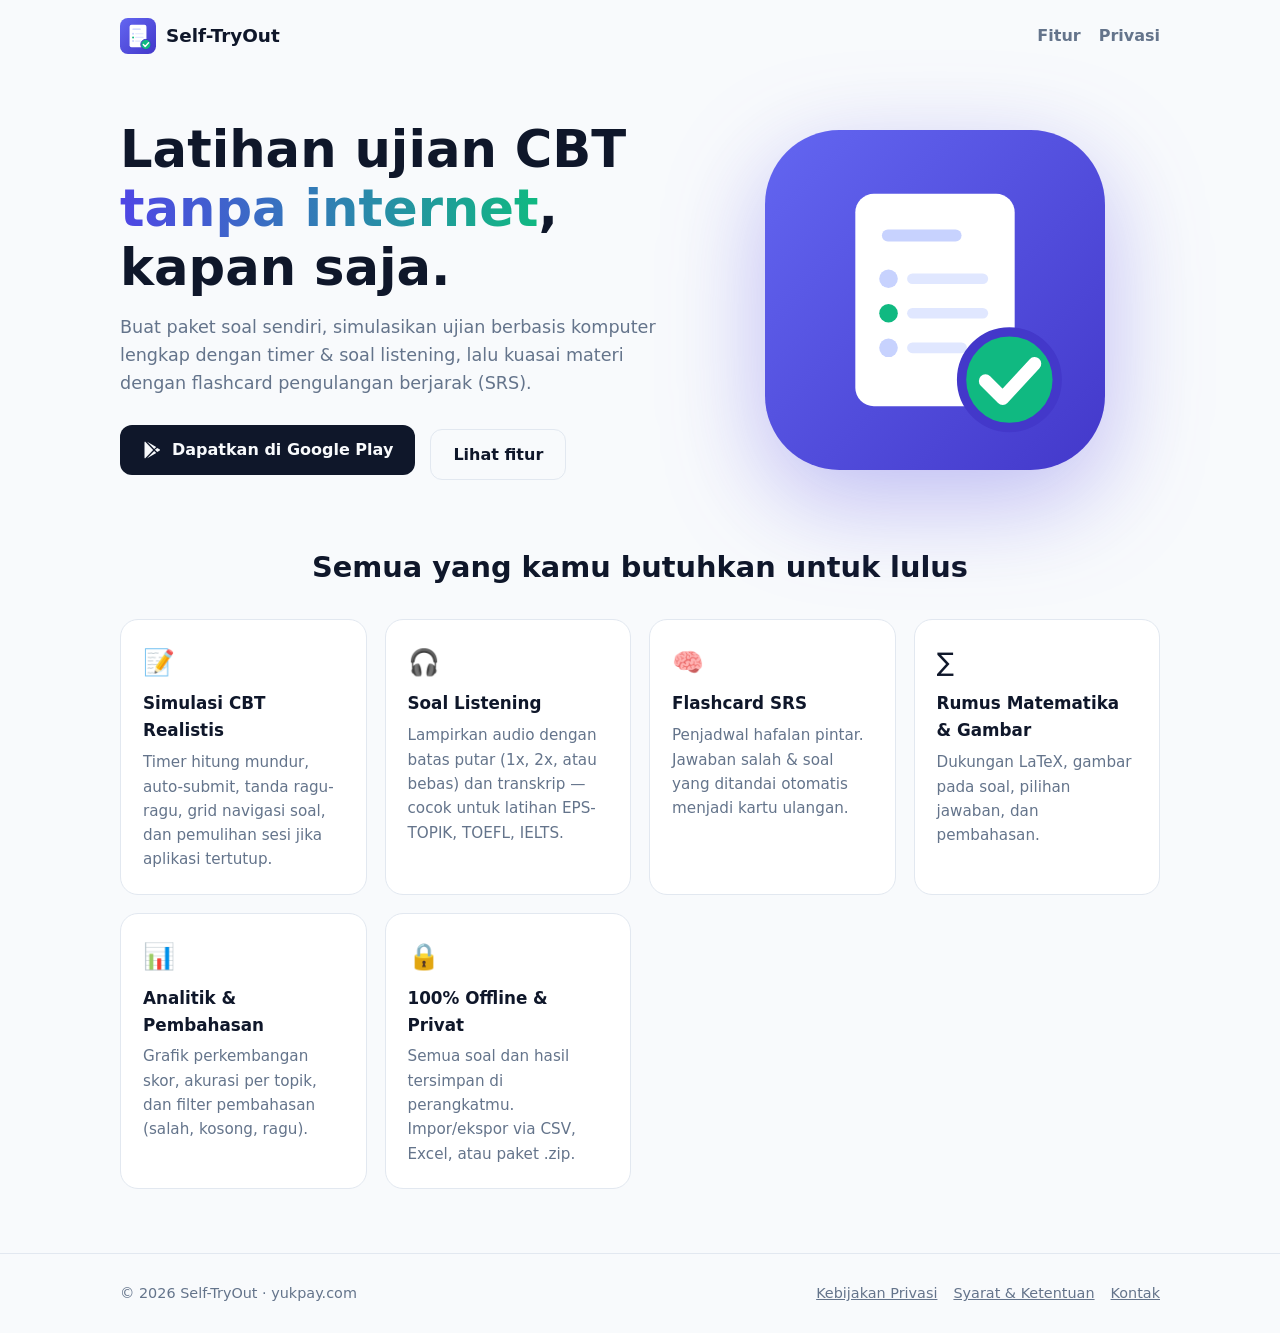
<file: site/index.html>
<!doctype html>
<html lang="id">
<head>
<meta charset="utf-8">
<meta name="viewport" content="width=device-width,initial-scale=1">
<title>Self-TryOut — Latihan CBT & Flashcard Offline</title>
<meta name="description" content="Self-TryOut: buat soal sendiri, latihan ujian CBT realistis (termasuk listening), dan hafalan flashcard SRS — 100% offline di Android.">
<meta name="theme-color" content="#4F46E5">
<link rel="icon" href="assets/logo.svg" type="image/svg+xml">
<link rel="icon" href="assets/favicon-32.png" sizes="32x32">
<link rel="apple-touch-icon" href="assets/icon-180.png">
<meta property="og:title" content="Self-TryOut — Latihan CBT & Flashcard Offline">
<meta property="og:description" content="Buat soal, latihan CBT realistis, dan flashcard SRS. 100% offline.">
<meta property="og:image" content="https://selftryout.yukpay.com/assets/feature-graphic.png">
<meta property="og:url" content="https://selftryout.yukpay.com/">
<link rel="stylesheet" href="assets/style.css">
</head>
<body>
<header class="wrap">
  <nav>
    <a class="brand" href="./"><img src="assets/logo.svg" alt="">Self-TryOut</a>
    <div class="links"><a href="#fitur">Fitur</a><a href="privacy.html">Privasi</a></div>
  </nav>
</header>

<main class="wrap">
  <section class="hero">
    <div>
      <h1>Latihan ujian CBT <span>tanpa internet</span>, kapan saja.</h1>
      <p>Buat paket soal sendiri, simulasikan ujian berbasis komputer lengkap dengan timer &amp; soal listening, lalu kuasai materi dengan flashcard pengulangan berjarak (SRS).</p>
      <a class="btn" href="https://play.google.com/store/apps/details?id=com.yukpay.selftryout">
        <svg width="20" height="20" viewBox="0 0 24 24" fill="currentColor" aria-hidden="true"><path d="M3.6 1.8 13.4 12l-9.8 10.2c-.4-.2-.6-.7-.6-1.2V3c0-.5.2-1 .6-1.2zm11 11.4 2.5 2.5-11 6.3 8.5-8.8zm3.6-3.6 2.8 1.6c.8.5.8 1.1 0 1.6l-2.8 1.6-2.7-2.6 2.7-2.2zM6.1 2l11 6.3-2.5 2.5L6.1 2z"/></svg>
        Dapatkan di Google Play
      </a>
      <a class="btn alt" href="#fitur">Lihat fitur</a>
    </div>
    <div class="art"><img src="assets/logo.svg" alt="Logo Self-TryOut"></div>
  </section>

  <h2 class="sec" id="fitur">Semua yang kamu butuhkan untuk lulus</h2>
  <section class="grid">
    <div class="card"><div class="ic">📝</div><h3>Simulasi CBT Realistis</h3><p>Timer hitung mundur, auto-submit, tanda ragu-ragu, grid navigasi soal, dan pemulihan sesi jika aplikasi tertutup.</p></div>
    <div class="card"><div class="ic">🎧</div><h3>Soal Listening</h3><p>Lampirkan audio dengan batas putar (1x, 2x, atau bebas) dan transkrip — cocok untuk latihan EPS-TOPIK, TOEFL, IELTS.</p></div>
    <div class="card"><div class="ic">🧠</div><h3>Flashcard SRS</h3><p>Penjadwal hafalan pintar. Jawaban salah &amp; soal yang ditandai otomatis menjadi kartu ulangan.</p></div>
    <div class="card"><div class="ic">∑</div><h3>Rumus Matematika &amp; Gambar</h3><p>Dukungan LaTeX, gambar pada soal, pilihan jawaban, dan pembahasan.</p></div>
    <div class="card"><div class="ic">📊</div><h3>Analitik &amp; Pembahasan</h3><p>Grafik perkembangan skor, akurasi per topik, dan filter pembahasan (salah, kosong, ragu).</p></div>
    <div class="card"><div class="ic">🔒</div><h3>100% Offline &amp; Privat</h3><p>Semua soal dan hasil tersimpan di perangkatmu. Impor/ekspor via CSV, Excel, atau paket .zip.</p></div>
  </section>
</main>

<footer>
  <div class="wrap">
    <span>© 2026 Self-TryOut · yukpay.com</span>
    <span><a href="privacy.html">Kebijakan Privasi</a><a href="terms.html">Syarat &amp; Ketentuan</a><a href="mailto:support@yukpay.com">Kontak</a></span>
  </div>
</footer>
</body>
</html>
</file>
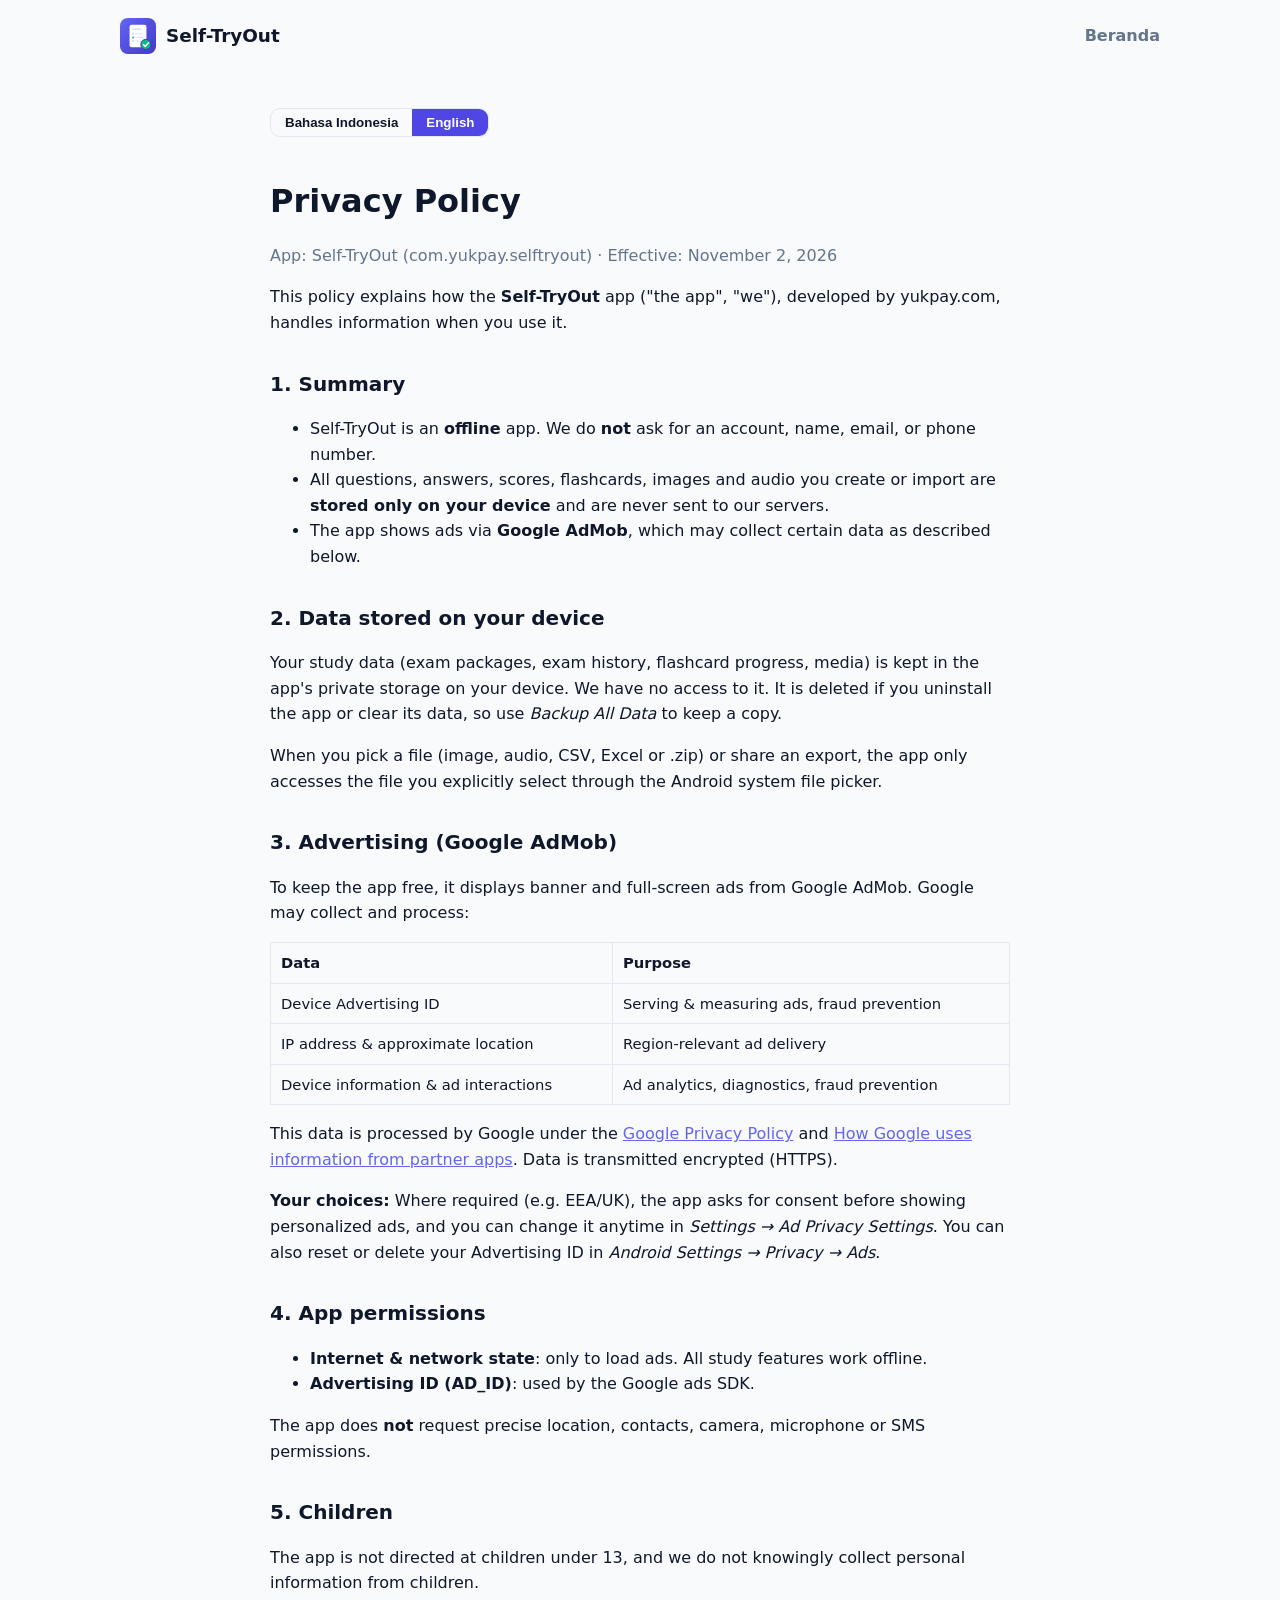
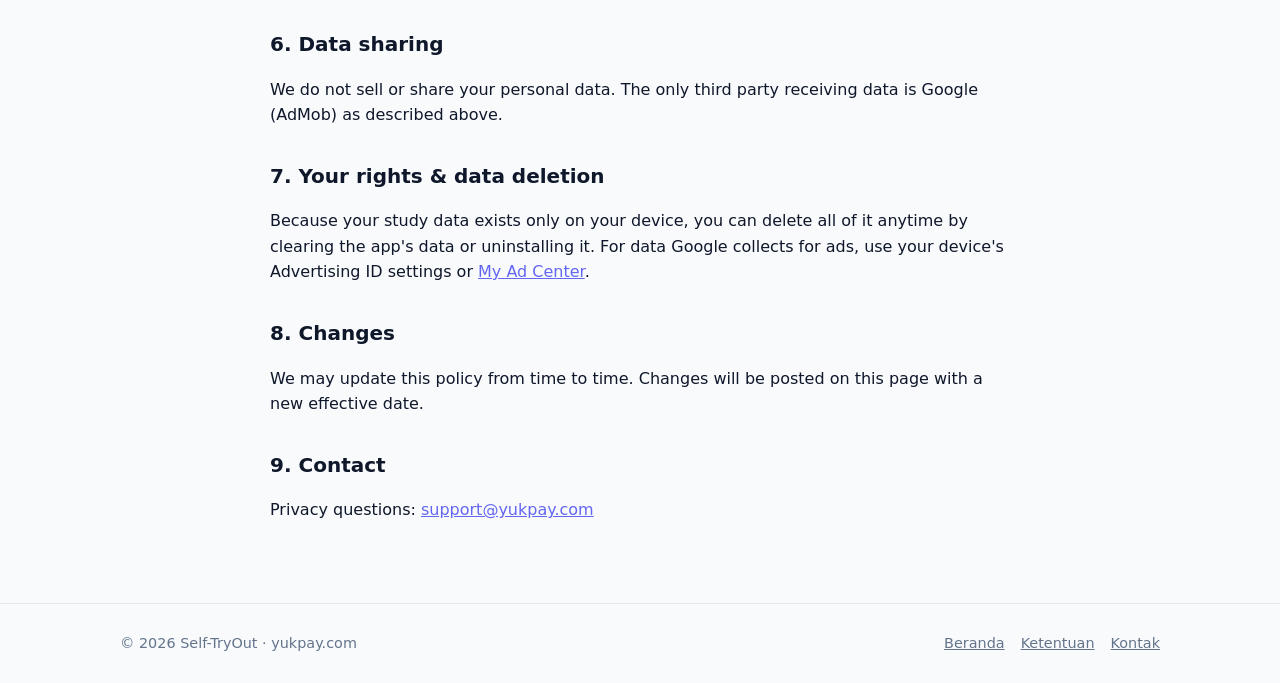
<file: site/privacy.html>
<!doctype html>
<html lang="id">
<head>
<meta charset="utf-8">
<meta name="viewport" content="width=device-width,initial-scale=1">
<title>Kebijakan Privasi / Privacy Policy — Self-TryOut</title>
<meta name="theme-color" content="#4F46E5">
<link rel="icon" href="assets/logo.svg" type="image/svg+xml">
<link rel="stylesheet" href="assets/style.css">
</head>
<body>
<header class="wrap">
  <nav>
    <a class="brand" href="./"><img src="assets/logo.svg" alt="">Self-TryOut</a>
    <div class="links"><a href="./">Beranda</a></div>
  </nav>
</header>

<main class="doc">
  <div class="lang" role="tablist">
    <button data-set="id" class="on">Bahasa Indonesia</button>
    <button data-set="en">English</button>
  </div>

  <!-- ========================= INDONESIAN ========================= -->
  <article data-l="id" class="on" lang="id">
    <h1>Kebijakan Privasi</h1>
    <p class="meta">Aplikasi: Self-TryOut (com.yukpay.selftryout) · Berlaku sejak: 2 November 2026</p>

    <p>Kebijakan ini menjelaskan bagaimana aplikasi <strong>Self-TryOut</strong> ("aplikasi", "kami"), yang dikembangkan oleh yukpay.com, menangani informasi saat kamu menggunakannya.</p>

    <h2>1. Ringkasan</h2>
    <ul>
      <li>Self-TryOut adalah aplikasi <strong>offline</strong>. Kami <strong>tidak</strong> meminta akun, nama, email, atau nomor telepon.</li>
      <li>Semua soal, jawaban, skor, flashcard, gambar, dan audio yang kamu buat atau impor <strong>hanya disimpan di perangkatmu</strong> dan tidak pernah dikirim ke server kami.</li>
      <li>Aplikasi menampilkan iklan melalui <strong>Google AdMob</strong>, yang dapat mengumpulkan data tertentu seperti dijelaskan di bawah.</li>
    </ul>

    <h2>2. Data yang tersimpan di perangkat</h2>
    <p>Data belajarmu (paket soal, riwayat ujian, progres flashcard, media) disimpan di penyimpanan khusus aplikasi di perangkatmu. Kami tidak memiliki akses ke data ini. Data akan terhapus jika kamu menghapus aplikasi atau membersihkan datanya, jadi gunakan fitur <em>Backup Semua Data</em> untuk menyimpan salinan.</p>
    <p>Saat kamu memilih file (gambar, audio, CSV, Excel, atau .zip) atau membagikan file ekspor, aplikasi hanya mengakses file yang kamu pilih secara langsung melalui pemilih file sistem Android.</p>

    <h2>3. Iklan (Google AdMob)</h2>
    <p>Untuk mendukung pengembangan secara gratis, aplikasi menampilkan iklan banner dan iklan layar penuh dari Google AdMob. Google dapat mengumpulkan dan memproses:</p>
    <table>
      <tr><th>Data</th><th>Tujuan</th></tr>
      <tr><td>ID Iklan perangkat (Advertising ID)</td><td>Menampilkan &amp; mengukur iklan, mencegah penipuan</td></tr>
      <tr><td>Alamat IP &amp; perkiraan lokasi</td><td>Penayangan iklan yang relevan per wilayah</td></tr>
      <tr><td>Informasi perangkat &amp; interaksi dengan iklan</td><td>Analitik iklan, diagnostik, pencegahan penipuan</td></tr>
    </table>
    <p>Data ini diproses oleh Google sesuai <a href="https://policies.google.com/privacy" target="_blank" rel="noopener">Kebijakan Privasi Google</a> dan <a href="https://policies.google.com/technologies/partner-sites" target="_blank" rel="noopener">cara Google menggunakan data dari aplikasi partner</a>. Data dikirim secara terenkripsi (HTTPS).</p>
    <p><strong>Pilihanmu:</strong> Di wilayah yang mewajibkannya (misalnya EEA/UK), aplikasi meminta persetujuan sebelum iklan dipersonalisasi, dan kamu dapat mengubahnya kapan saja di <em>Pengaturan → Pengaturan Privasi Iklan</em>. Kamu juga dapat mereset atau menghapus ID Iklan di <em>Pengaturan Android → Privasi → Iklan</em>.</p>

    <h2>4. Izin aplikasi</h2>
    <ul>
      <li><strong>Internet &amp; status jaringan</strong> — hanya untuk memuat iklan. Semua fitur belajar berjalan tanpa internet.</li>
      <li><strong>ID Iklan (AD_ID)</strong> — digunakan oleh SDK iklan Google.</li>
    </ul>
    <p>Aplikasi <strong>tidak</strong> meminta izin lokasi presisi, kontak, kamera, mikrofon, atau SMS.</p>

    <h2>5. Anak-anak</h2>
    <p>Aplikasi ini tidak ditujukan untuk anak di bawah 13 tahun dan kami tidak dengan sengaja mengumpulkan informasi pribadi dari anak-anak.</p>

    <h2>6. Berbagi data</h2>
    <p>Kami tidak menjual atau membagikan data pribadimu. Satu-satunya pihak ketiga yang menerima data adalah Google (AdMob) seperti dijelaskan di atas.</p>

    <h2>7. Hak &amp; penghapusan data</h2>
    <p>Karena data belajarmu hanya ada di perangkatmu, kamu dapat menghapus semuanya kapan saja dengan menghapus data aplikasi atau meng-uninstall aplikasi. Untuk data yang dikumpulkan Google untuk iklan, gunakan pengaturan ID Iklan di perangkat atau <a href="https://myadcenter.google.com" target="_blank" rel="noopener">My Ad Center</a>.</p>

    <h2>8. Perubahan kebijakan</h2>
    <p>Kami dapat memperbarui kebijakan ini sewaktu-waktu. Perubahan akan dipublikasikan di halaman ini dengan tanggal berlaku yang baru.</p>

    <h2>9. Kontak</h2>
    <p>Pertanyaan tentang privasi: <a href="mailto:support@yukpay.com">support@yukpay.com</a></p>
  </article>

  <!-- ========================= ENGLISH ========================= -->
  <article data-l="en" lang="en">
    <h1>Privacy Policy</h1>
    <p class="meta">App: Self-TryOut (com.yukpay.selftryout) · Effective: November 2, 2026</p>

    <p>This policy explains how the <strong>Self-TryOut</strong> app ("the app", "we"), developed by yukpay.com, handles information when you use it.</p>

    <h2>1. Summary</h2>
    <ul>
      <li>Self-TryOut is an <strong>offline</strong> app. We do <strong>not</strong> ask for an account, name, email, or phone number.</li>
      <li>All questions, answers, scores, flashcards, images and audio you create or import are <strong>stored only on your device</strong> and are never sent to our servers.</li>
      <li>The app shows ads via <strong>Google AdMob</strong>, which may collect certain data as described below.</li>
    </ul>

    <h2>2. Data stored on your device</h2>
    <p>Your study data (exam packages, exam history, flashcard progress, media) is kept in the app's private storage on your device. We have no access to it. It is deleted if you uninstall the app or clear its data, so use <em>Backup All Data</em> to keep a copy.</p>
    <p>When you pick a file (image, audio, CSV, Excel or .zip) or share an export, the app only accesses the file you explicitly select through the Android system file picker.</p>

    <h2>3. Advertising (Google AdMob)</h2>
    <p>To keep the app free, it displays banner and full-screen ads from Google AdMob. Google may collect and process:</p>
    <table>
      <tr><th>Data</th><th>Purpose</th></tr>
      <tr><td>Device Advertising ID</td><td>Serving &amp; measuring ads, fraud prevention</td></tr>
      <tr><td>IP address &amp; approximate location</td><td>Region-relevant ad delivery</td></tr>
      <tr><td>Device information &amp; ad interactions</td><td>Ad analytics, diagnostics, fraud prevention</td></tr>
    </table>
    <p>This data is processed by Google under the <a href="https://policies.google.com/privacy" target="_blank" rel="noopener">Google Privacy Policy</a> and <a href="https://policies.google.com/technologies/partner-sites" target="_blank" rel="noopener">How Google uses information from partner apps</a>. Data is transmitted encrypted (HTTPS).</p>
    <p><strong>Your choices:</strong> Where required (e.g. EEA/UK), the app asks for consent before showing personalized ads, and you can change it anytime in <em>Settings → Ad Privacy Settings</em>. You can also reset or delete your Advertising ID in <em>Android Settings → Privacy → Ads</em>.</p>

    <h2>4. App permissions</h2>
    <ul>
      <li><strong>Internet &amp; network state</strong>: only to load ads. All study features work offline.</li>
      <li><strong>Advertising ID (AD_ID)</strong>: used by the Google ads SDK.</li>
    </ul>
    <p>The app does <strong>not</strong> request precise location, contacts, camera, microphone or SMS permissions.</p>

    <h2>5. Children</h2>
    <p>The app is not directed at children under 13, and we do not knowingly collect personal information from children.</p>

    <h2>6. Data sharing</h2>
    <p>We do not sell or share your personal data. The only third party receiving data is Google (AdMob) as described above.</p>

    <h2>7. Your rights &amp; data deletion</h2>
    <p>Because your study data exists only on your device, you can delete all of it anytime by clearing the app's data or uninstalling it. For data Google collects for ads, use your device's Advertising ID settings or <a href="https://myadcenter.google.com" target="_blank" rel="noopener">My Ad Center</a>.</p>

    <h2>8. Changes</h2>
    <p>We may update this policy from time to time. Changes will be posted on this page with a new effective date.</p>

    <h2>9. Contact</h2>
    <p>Privacy questions: <a href="mailto:support@yukpay.com">support@yukpay.com</a></p>
  </article>
</main>

<footer>
  <div class="wrap">
    <span>© 2026 Self-TryOut · yukpay.com</span>
    <span><a href="./">Beranda</a><a href="terms.html">Ketentuan</a><a href="mailto:support@yukpay.com">Kontak</a></span>
  </div>
</footer>
<script>
  const pick = l => {
    document.querySelectorAll('[data-l]').forEach(e => e.classList.toggle('on', e.dataset.l === l));
    document.querySelectorAll('[data-set]').forEach(b => b.classList.toggle('on', b.dataset.set === l));
    document.documentElement.lang = l;
  };
  document.querySelectorAll('[data-set]').forEach(b => b.onclick = () => { pick(b.dataset.set); history.replaceState(null, '', '#' + b.dataset.set); });
  const h = location.hash.slice(1);
  pick(h === 'en' || h === 'id' ? h : ((navigator.language || '').startsWith('id') ? 'id' : 'en'));
</script>
</body>
</html>
</file>
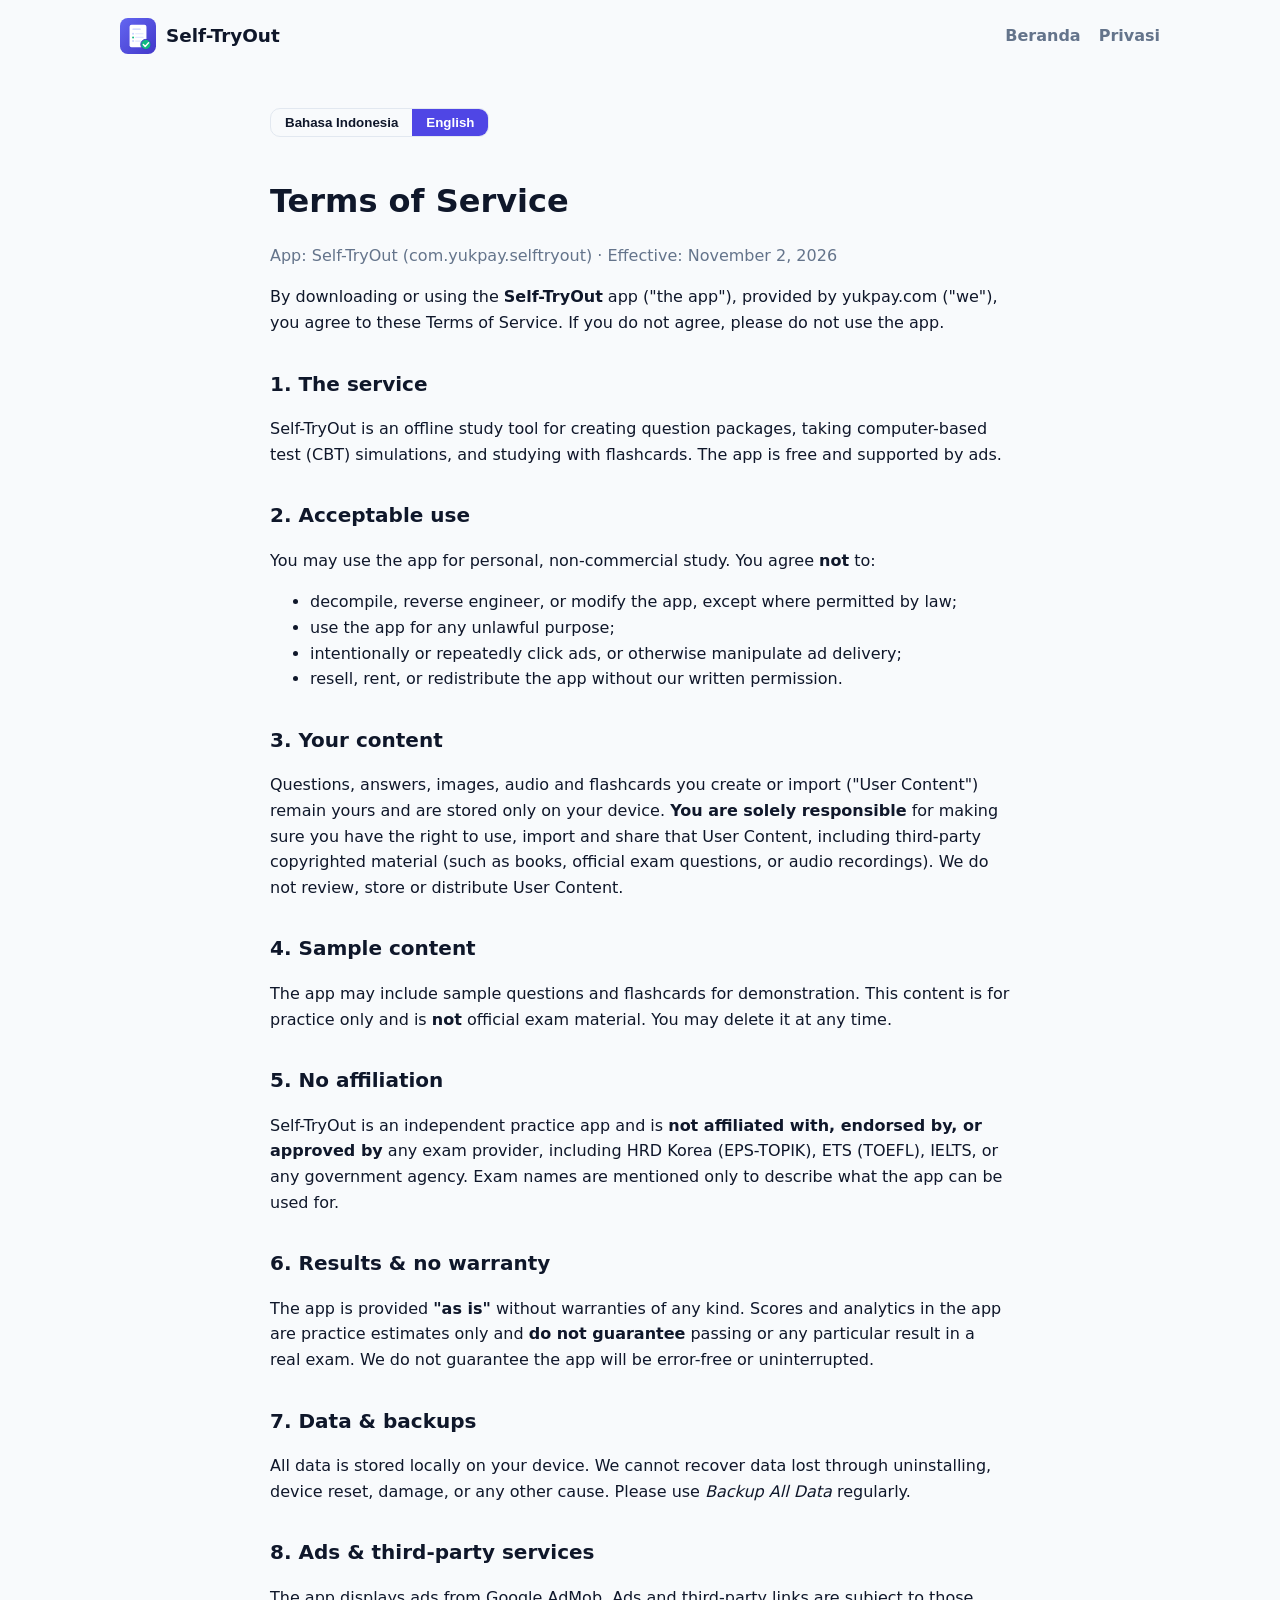
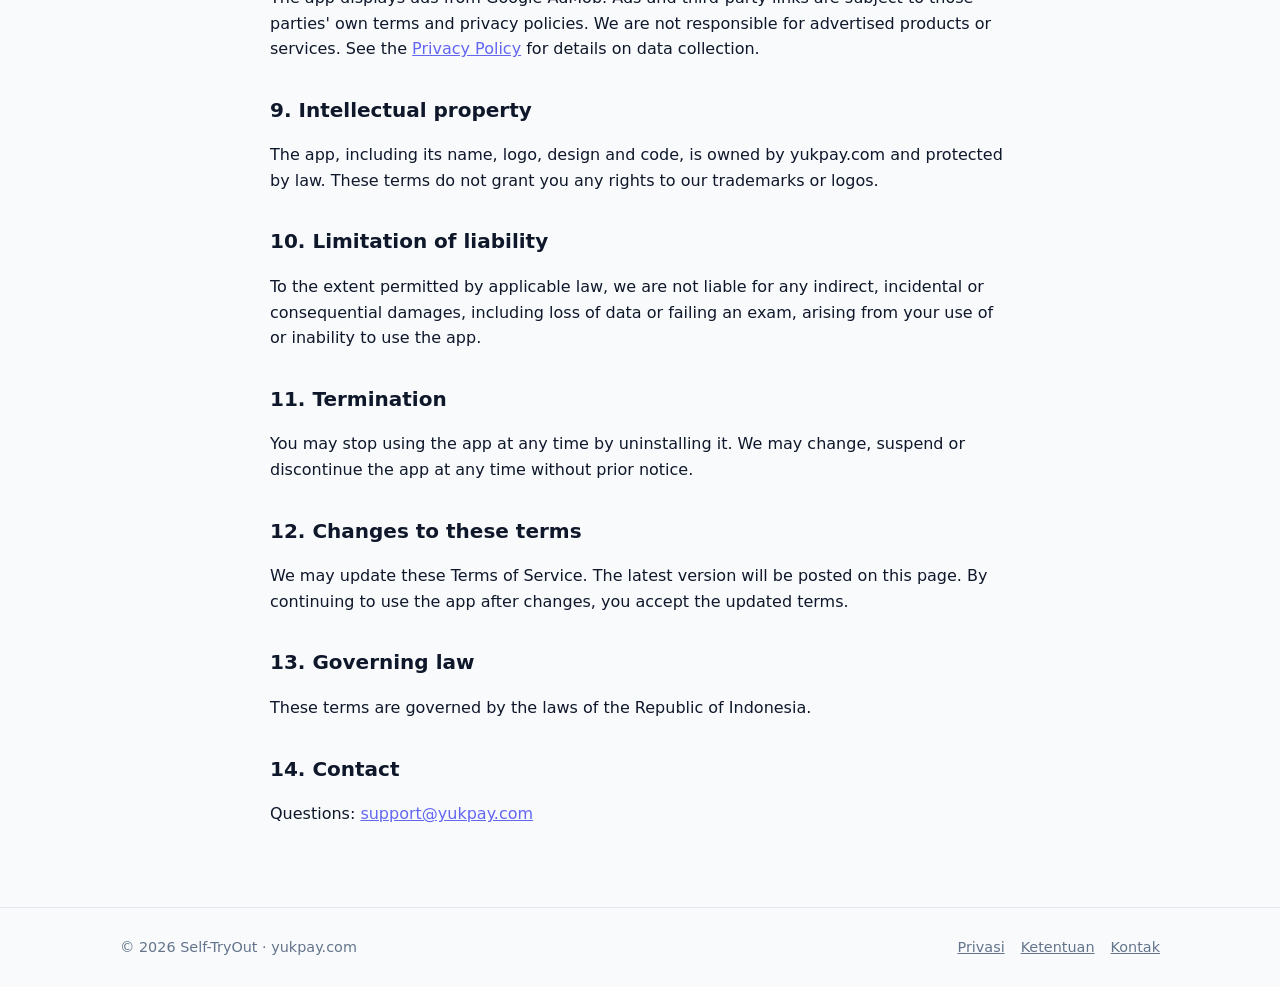
<file: site/terms.html>
<!doctype html>
<html lang="id">
<head>
<meta charset="utf-8">
<meta name="viewport" content="width=device-width,initial-scale=1">
<title>Syarat &amp; Ketentuan / Terms of Service — Self-TryOut</title>
<meta name="theme-color" content="#4F46E5">
<link rel="icon" href="assets/logo.svg" type="image/svg+xml">
<link rel="stylesheet" href="assets/style.css">
</head>
<body>
<header class="wrap">
  <nav>
    <a class="brand" href="./"><img src="assets/logo.svg" alt="">Self-TryOut</a>
    <div class="links"><a href="./">Beranda</a><a href="privacy.html">Privasi</a></div>
  </nav>
</header>

<main class="doc">
  <div class="lang" role="tablist">
    <button data-set="id" class="on">Bahasa Indonesia</button>
    <button data-set="en">English</button>
  </div>

  <!-- ========================= INDONESIAN ========================= -->
  <article data-l="id" class="on" lang="id">
    <h1>Syarat &amp; Ketentuan</h1>
    <p class="meta">Aplikasi: Self-TryOut (com.yukpay.selftryout) · Berlaku sejak: 2 November 2026</p>

    <p>Dengan mengunduh atau menggunakan aplikasi <strong>Self-TryOut</strong> ("aplikasi"), yang disediakan oleh yukpay.com ("kami"), kamu menyetujui Syarat &amp; Ketentuan ini. Jika tidak setuju, mohon jangan gunakan aplikasi.</p>

    <h2>1. Layanan</h2>
    <p>Self-TryOut adalah alat belajar offline untuk membuat paket soal, mengerjakan simulasi ujian berbasis komputer (CBT), dan belajar dengan flashcard. Aplikasi disediakan gratis dan didukung oleh iklan.</p>

    <h2>2. Penggunaan yang diizinkan</h2>
    <p>Kamu boleh menggunakan aplikasi untuk keperluan belajar pribadi dan non-komersial. Kamu setuju untuk <strong>tidak</strong>:</p>
    <ul>
      <li>membongkar, merekayasa balik, atau memodifikasi aplikasi, kecuali diizinkan oleh hukum;</li>
      <li>menggunakan aplikasi untuk tujuan yang melanggar hukum;</li>
      <li>mengklik iklan secara sengaja dan berulang, atau memanipulasi penayangan iklan;</li>
      <li>menjual ulang, menyewakan, atau mendistribusikan aplikasi tanpa izin tertulis dari kami.</li>
    </ul>

    <h2>3. Konten milikmu</h2>
    <p>Soal, jawaban, gambar, audio, dan flashcard yang kamu buat atau impor ("Konten Pengguna") tetap menjadi milikmu dan hanya tersimpan di perangkatmu. <strong>Kamu bertanggung jawab penuh</strong> memastikan bahwa kamu berhak menggunakan, mengimpor, dan membagikan Konten Pengguna tersebut, termasuk materi yang dilindungi hak cipta milik pihak lain (misalnya buku, soal ujian resmi, atau rekaman audio). Kami tidak meninjau, menyimpan, atau mendistribusikan Konten Pengguna.</p>

    <h2>4. Konten contoh</h2>
    <p>Aplikasi dapat menyertakan contoh soal dan flashcard untuk demonstrasi. Konten ini hanya untuk latihan dan <strong>bukan</strong> soal ujian resmi. Kamu bebas menghapusnya kapan saja.</p>

    <h2>5. Tidak berafiliasi</h2>
    <p>Self-TryOut adalah aplikasi latihan independen dan <strong>tidak berafiliasi, didukung, atau disetujui</strong> oleh penyelenggara ujian mana pun, termasuk HRD Korea (EPS-TOPIK), ETS (TOEFL), IELTS, atau lembaga pemerintah. Nama ujian disebut hanya untuk menjelaskan kegunaan aplikasi.</p>

    <h2>6. Hasil &amp; tanpa jaminan</h2>
    <p>Aplikasi disediakan <strong>"sebagaimana adanya"</strong> tanpa jaminan apa pun. Skor dan analitik di aplikasi hanyalah perkiraan untuk latihan dan <strong>tidak menjamin</strong> kelulusan atau hasil tertentu pada ujian sebenarnya. Kami tidak menjamin aplikasi akan selalu bebas dari kesalahan atau gangguan.</p>

    <h2>7. Data &amp; cadangan</h2>
    <p>Semua data disimpan secara lokal di perangkatmu. Kami tidak dapat memulihkan data yang hilang akibat penghapusan aplikasi, reset perangkat, kerusakan, atau sebab lain. Gunakan fitur <em>Backup Semua Data</em> secara berkala.</p>

    <h2>8. Iklan &amp; layanan pihak ketiga</h2>
    <p>Aplikasi menampilkan iklan dari Google AdMob. Iklan dan tautan pihak ketiga tunduk pada ketentuan dan kebijakan privasi pihak tersebut. Kami tidak bertanggung jawab atas produk atau layanan yang diiklankan. Lihat <a href="privacy.html">Kebijakan Privasi</a> untuk detail data yang dikumpulkan.</p>

    <h2>9. Hak kekayaan intelektual</h2>
    <p>Aplikasi, termasuk nama, logo, desain, dan kodenya, adalah milik yukpay.com dan dilindungi hukum. Syarat ini tidak memberimu hak atas merek atau logo kami.</p>

    <h2>10. Batasan tanggung jawab</h2>
    <p>Sejauh diizinkan oleh hukum yang berlaku, kami tidak bertanggung jawab atas kerugian tidak langsung, insidental, atau konsekuensial, termasuk kehilangan data atau kegagalan ujian, yang timbul dari penggunaan atau ketidakmampuan menggunakan aplikasi.</p>

    <h2>11. Penghentian</h2>
    <p>Kamu dapat berhenti menggunakan aplikasi kapan saja dengan menghapusnya. Kami dapat mengubah, menangguhkan, atau menghentikan aplikasi kapan saja tanpa pemberitahuan sebelumnya.</p>

    <h2>12. Perubahan syarat</h2>
    <p>Kami dapat memperbarui Syarat &amp; Ketentuan ini. Versi terbaru akan dipublikasikan di halaman ini. Dengan terus menggunakan aplikasi setelah perubahan, kamu menyetujui syarat yang diperbarui.</p>

    <h2>13. Hukum yang berlaku</h2>
    <p>Syarat ini diatur oleh hukum Republik Indonesia.</p>

    <h2>14. Kontak</h2>
    <p>Pertanyaan: <a href="mailto:support@yukpay.com">support@yukpay.com</a></p>
  </article>

  <!-- ========================= ENGLISH ========================= -->
  <article data-l="en" lang="en">
    <h1>Terms of Service</h1>
    <p class="meta">App: Self-TryOut (com.yukpay.selftryout) · Effective: November 2, 2026</p>

    <p>By downloading or using the <strong>Self-TryOut</strong> app ("the app"), provided by yukpay.com ("we"), you agree to these Terms of Service. If you do not agree, please do not use the app.</p>

    <h2>1. The service</h2>
    <p>Self-TryOut is an offline study tool for creating question packages, taking computer-based test (CBT) simulations, and studying with flashcards. The app is free and supported by ads.</p>

    <h2>2. Acceptable use</h2>
    <p>You may use the app for personal, non-commercial study. You agree <strong>not</strong> to:</p>
    <ul>
      <li>decompile, reverse engineer, or modify the app, except where permitted by law;</li>
      <li>use the app for any unlawful purpose;</li>
      <li>intentionally or repeatedly click ads, or otherwise manipulate ad delivery;</li>
      <li>resell, rent, or redistribute the app without our written permission.</li>
    </ul>

    <h2>3. Your content</h2>
    <p>Questions, answers, images, audio and flashcards you create or import ("User Content") remain yours and are stored only on your device. <strong>You are solely responsible</strong> for making sure you have the right to use, import and share that User Content, including third-party copyrighted material (such as books, official exam questions, or audio recordings). We do not review, store or distribute User Content.</p>

    <h2>4. Sample content</h2>
    <p>The app may include sample questions and flashcards for demonstration. This content is for practice only and is <strong>not</strong> official exam material. You may delete it at any time.</p>

    <h2>5. No affiliation</h2>
    <p>Self-TryOut is an independent practice app and is <strong>not affiliated with, endorsed by, or approved by</strong> any exam provider, including HRD Korea (EPS-TOPIK), ETS (TOEFL), IELTS, or any government agency. Exam names are mentioned only to describe what the app can be used for.</p>

    <h2>6. Results &amp; no warranty</h2>
    <p>The app is provided <strong>"as is"</strong> without warranties of any kind. Scores and analytics in the app are practice estimates only and <strong>do not guarantee</strong> passing or any particular result in a real exam. We do not guarantee the app will be error-free or uninterrupted.</p>

    <h2>7. Data &amp; backups</h2>
    <p>All data is stored locally on your device. We cannot recover data lost through uninstalling, device reset, damage, or any other cause. Please use <em>Backup All Data</em> regularly.</p>

    <h2>8. Ads &amp; third-party services</h2>
    <p>The app displays ads from Google AdMob. Ads and third-party links are subject to those parties' own terms and privacy policies. We are not responsible for advertised products or services. See the <a href="privacy.html">Privacy Policy</a> for details on data collection.</p>

    <h2>9. Intellectual property</h2>
    <p>The app, including its name, logo, design and code, is owned by yukpay.com and protected by law. These terms do not grant you any rights to our trademarks or logos.</p>

    <h2>10. Limitation of liability</h2>
    <p>To the extent permitted by applicable law, we are not liable for any indirect, incidental or consequential damages, including loss of data or failing an exam, arising from your use of or inability to use the app.</p>

    <h2>11. Termination</h2>
    <p>You may stop using the app at any time by uninstalling it. We may change, suspend or discontinue the app at any time without prior notice.</p>

    <h2>12. Changes to these terms</h2>
    <p>We may update these Terms of Service. The latest version will be posted on this page. By continuing to use the app after changes, you accept the updated terms.</p>

    <h2>13. Governing law</h2>
    <p>These terms are governed by the laws of the Republic of Indonesia.</p>

    <h2>14. Contact</h2>
    <p>Questions: <a href="mailto:support@yukpay.com">support@yukpay.com</a></p>
  </article>
</main>

<footer>
  <div class="wrap">
    <span>© 2026 Self-TryOut · yukpay.com</span>
    <span><a href="privacy.html">Privasi</a><a href="terms.html">Ketentuan</a><a href="mailto:support@yukpay.com">Kontak</a></span>
  </div>
</footer>
<script>
  const pick = l => {
    document.querySelectorAll('[data-l]').forEach(e => e.classList.toggle('on', e.dataset.l === l));
    document.querySelectorAll('[data-set]').forEach(b => b.classList.toggle('on', b.dataset.set === l));
    document.documentElement.lang = l;
  };
  document.querySelectorAll('[data-set]').forEach(b => b.onclick = () => { pick(b.dataset.set); history.replaceState(null, '', '#' + b.dataset.set); });
  const h = location.hash.slice(1);
  pick(h === 'en' || h === 'id' ? h : ((navigator.language || '').startsWith('id') ? 'id' : 'en'));
</script>
</body>
</html>
</file>
<file: site/assets/style.css>
:root{--p:#4F46E5;--p2:#6366F1;--bg:#F8FAFC;--card:#fff;--tx:#0F172A;--mut:#64748B;--bd:#E2E8F0;--ok:#10B981}
@media (prefers-color-scheme:dark){:root{--bg:#0F172A;--card:#1E293B;--tx:#F1F5F9;--mut:#94A3B8;--bd:#334155}}
*{box-sizing:border-box}
body{margin:0;font-family:Inter,system-ui,-apple-system,"Segoe UI",Roboto,sans-serif;background:var(--bg);color:var(--tx);line-height:1.6}
a{color:var(--p2)}
.wrap{max-width:1080px;margin:0 auto;padding:0 20px}
nav{display:flex;align-items:center;justify-content:space-between;padding:18px 0}
.brand{display:flex;align-items:center;gap:10px;font-weight:800;font-size:1.15rem;color:var(--tx);text-decoration:none}
.brand img{width:36px;height:36px}
nav .links a{margin-left:18px;color:var(--mut);text-decoration:none;font-weight:600}
.hero{display:grid;grid-template-columns:1.1fr .9fr;gap:40px;align-items:center;padding:48px 0 64px}
.hero h1{font-size:clamp(2rem,4.5vw,3.2rem);line-height:1.15;margin:0 0 16px}
.hero h1 span{background:linear-gradient(90deg,var(--p),var(--ok));-webkit-background-clip:text;background-clip:text;color:transparent}
.hero p{color:var(--mut);font-size:1.1rem;margin:0 0 28px}
.btn{display:inline-flex;align-items:center;gap:10px;background:var(--tx);color:var(--bg);padding:12px 22px;border-radius:12px;text-decoration:none;font-weight:700}
.btn.alt{background:transparent;color:var(--tx);border:1px solid var(--bd);margin-left:10px}
.hero .art{display:flex;justify-content:center}
.hero .art img{width:min(340px,80%);filter:drop-shadow(0 30px 50px rgba(79,70,229,.35))}
.grid{display:grid;grid-template-columns:repeat(auto-fit,minmax(240px,1fr));gap:18px;padding-bottom:64px}
.card{background:var(--card);border:1px solid var(--bd);border-radius:18px;padding:22px}
.card .ic{font-size:1.6rem}
.card h3{margin:8px 0 6px;font-size:1.05rem}
.card p{margin:0;color:var(--mut);font-size:.95rem}
h2.sec{text-align:center;font-size:1.8rem;margin:0 0 28px}
footer{border-top:1px solid var(--bd);padding:28px 0;color:var(--mut);font-size:.9rem}
footer .wrap{display:flex;justify-content:space-between;flex-wrap:wrap;gap:12px}
footer a{color:var(--mut);margin-left:16px}
.doc{max-width:780px;margin:0 auto;padding:24px 20px 64px}
.doc h1{font-size:2rem;margin-bottom:4px}
.doc h2{margin-top:32px;font-size:1.25rem}
.doc .meta{color:var(--mut)}
.doc table{width:100%;border-collapse:collapse;font-size:.92rem}
.doc th,.doc td{border:1px solid var(--bd);padding:8px 10px;text-align:left;vertical-align:top}
.lang{display:inline-flex;border:1px solid var(--bd);border-radius:10px;overflow:hidden;margin:12px 0}
.lang button{border:0;background:transparent;color:var(--tx);padding:6px 14px;font-weight:700;cursor:pointer}
.lang button.on{background:var(--p);color:#fff}
[data-l]{display:none}[data-l].on{display:block}
@media (max-width:760px){.hero{grid-template-columns:1fr;text-align:center}.hero .art{order:-1}.btn.alt{margin:10px 0 0}nav .links a{margin-left:12px}}
</file>
